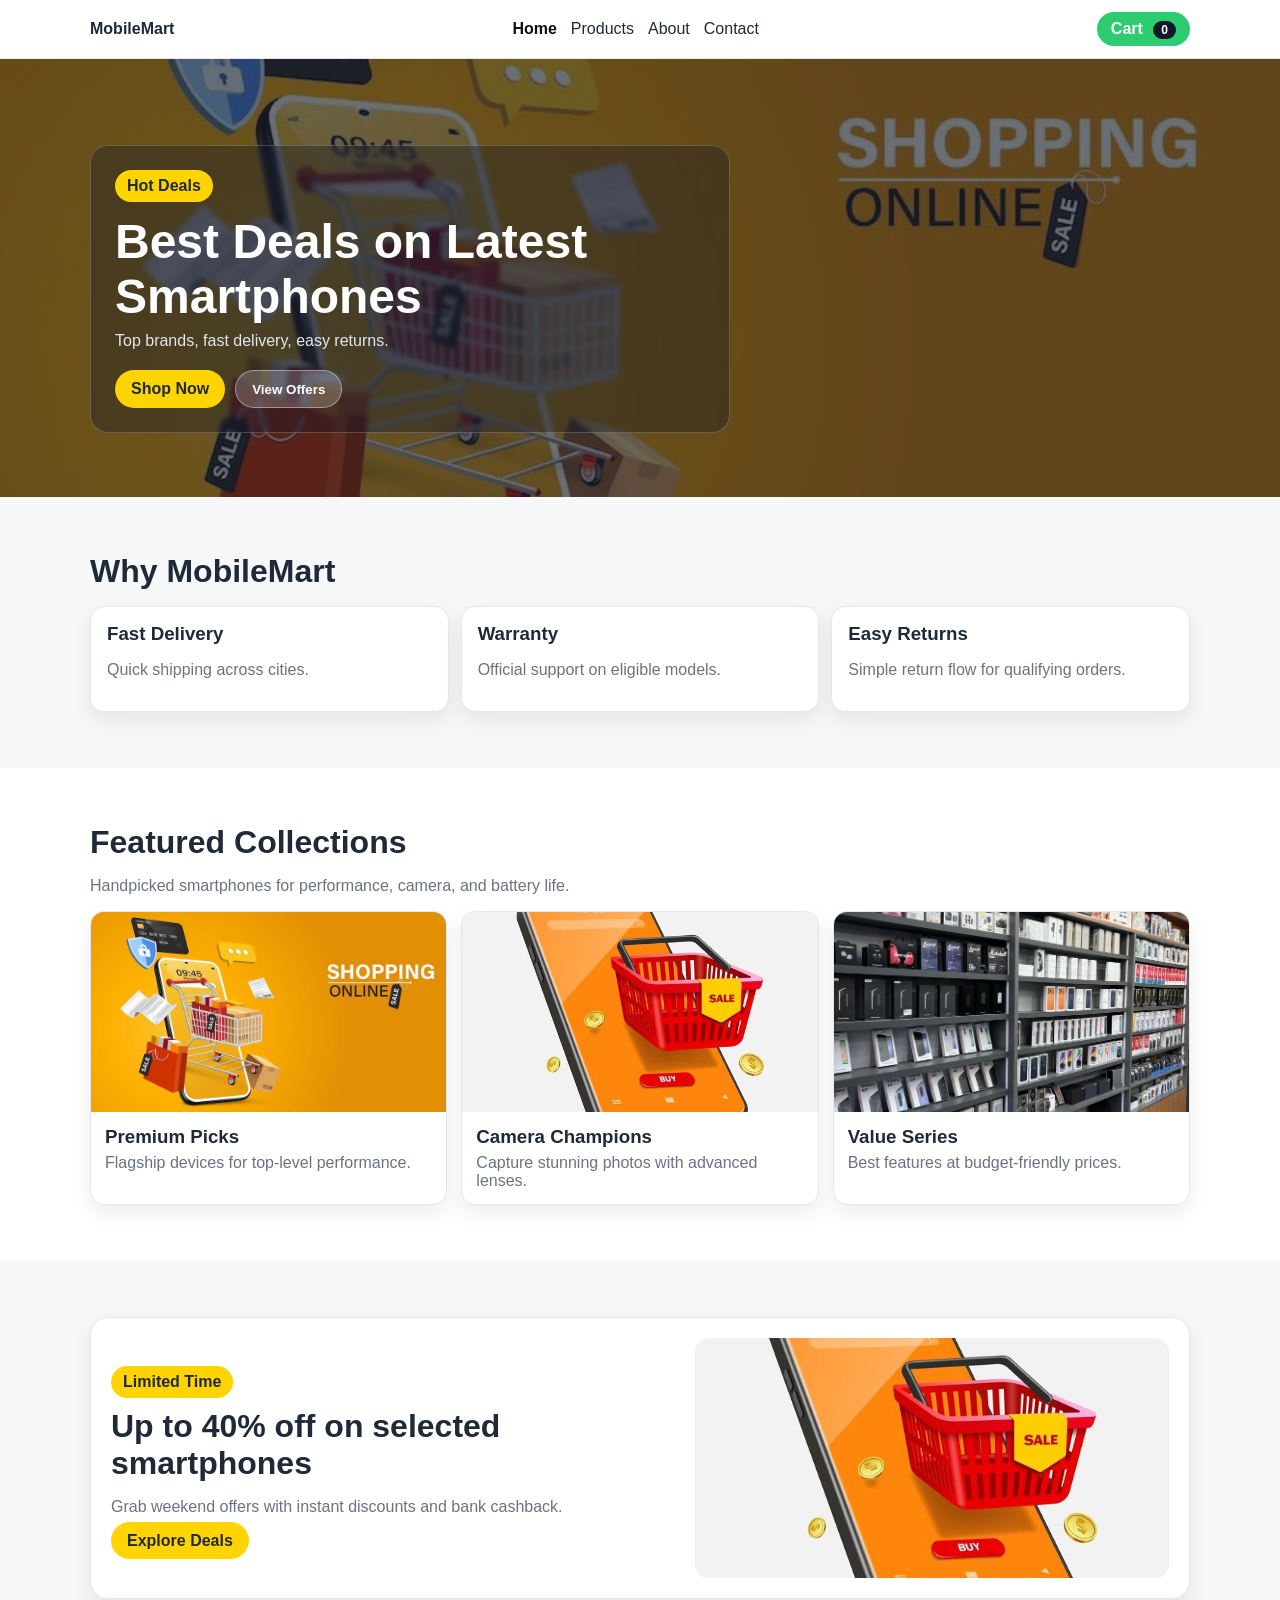
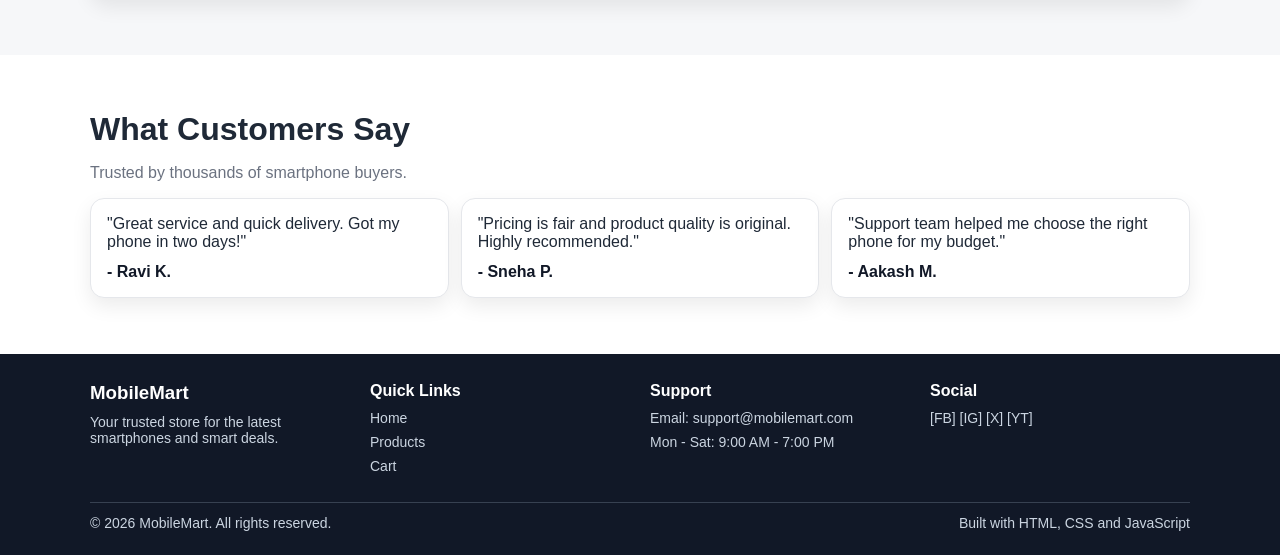
<file: index.html>
<!DOCTYPE html>
<html lang="en">
    <head>
        <meta charset="UTF-8" />
        <meta name="viewport" content="width=device-width, initial-scale=1.0" />
        <title>MobileMart | Home</title>
        <link rel="stylesheet" href="index.css" />
    </head>
    <body>
        <header class="navbar">
            <div class="container nav-inner">
                <a class="logo" href="index.html">MobileMart</a>
                <nav class="nav-links">
                    <a class="active" href="index.html">Home</a>
                    <a href="products.html">Products</a>
                    <a href="about.html">About</a>
                    <a href="contact.html">Contact</a>
                </nav>
                <a class="cart-link" href="cart.html">Cart <span id="cartCount"
                        class="badge">0</span></a>
            </div>
        </header>

        <main>
            <section class="hero">
                <div class="container hero-grid">
                    <div class="hero-content">
                        <span class="chip">Hot Deals</span>
                        <h1>Best Deals on Latest Smartphones</h1>
                        <p class="hero-subtext">Top brands, fast delivery, easy
                            returns.</p>
                        <div class="actions">
                            <a class="btn btn-primary" href="products.html">Shop
                                Now</a>
                            <button id="offersBtn" class="btn btn-secondary"
                                type="button">View Offers</button>
                        </div>
                    </div>
                </div>
            </section>

            <section class="section">
                <div class="container">
                    <h2>Why MobileMart</h2>
                    <div class="cards">
                        <article class="card"><h3>Fast Delivery</h3><p>Quick
                                shipping across cities.</p></article>
                        <article class="card"><h3>Warranty</h3><p>Official
                                support on eligible models.</p></article>
                        <article class="card"><h3>Easy Returns</h3><p>Simple
                                return flow for qualifying orders.</p></article>
                    </div>
                </div>
            </section>

            <section class="section white-section">
                <div class="container">
                    <div class="section-head">
                        <h2>Featured Collections</h2>
                        <p>Handpicked smartphones for performance, camera, and
                            battery life.</p>
                    </div>
                    <div class="image-grid">
                        <article class="image-card">
                            <img src="1.jpg"
                                alt="Premium smartphone collection" />
                            <div class="image-content">
                                <h3>Premium Picks</h3>
                                <p>Flagship devices for top-level
                                    performance.</p>
                            </div>
                        </article>
                        <article class="image-card">
                            <img src="2.jpg"
                                alt="Camera smartphone collection" />
                            <div class="image-content">
                                <h3>Camera Champions</h3>
                                <p>Capture stunning photos with advanced
                                    lenses.</p>
                            </div>
                        </article>
                        <article class="image-card">
                            <img src="3.jpg"
                                alt="Budget smartphone collection" />
                            <div class="image-content">
                                <h3>Value Series</h3>
                                <p>Best features at budget-friendly prices.</p>
                            </div>
                        </article>
                    </div>
                </div>
            </section>

            <section class="section">
                <div class="container offer-banner">
                    <div>
                        <span class="chip chip-static">Limited Time</span>
                        <h2>Up to 40% off on selected smartphones</h2>
                        <p>Grab weekend offers with instant discounts and bank
                            cashback.</p>
                        <a class="btn btn-primary" href="products.html">Explore
                            Deals</a>
                    </div>
                    <img src="2.jpg" alt="Smartphone offer banner image" />
                </div>
            </section>

            <section class="section white-section">
                <div class="container">
                    <div class="section-head">
                        <h2>What Customers Say</h2>
                        <p>Trusted by thousands of smartphone buyers.</p>
                    </div>
                    <div class="testimonial-grid">
                        <article class="testimonial">
                            <p>"Great service and quick delivery. Got my phone
                                in
                                two days!"</p>
                            <h4>- Ravi K.</h4>
                        </article>
                        <article class="testimonial">
                            <p>"Pricing is fair and product quality is original.
                                Highly recommended."</p>
                            <h4>- Sneha P.</h4>
                        </article>
                        <article class="testimonial">
                            <p>"Support team helped me choose the right phone
                                for
                                my budget."</p>
                            <h4>- Aakash M.</h4>
                        </article>
                    </div>
                </div>
            </section>
        </main>

        <footer class="footer">
            <div class="container footer-grid">
                <div>
                    <h3>MobileMart</h3>
                    <p>Your trusted store for the latest smartphones and smart
                        deals.</p>
                </div>
                <div>
                    <h4>Quick Links</h4>
                    <a href="index.html">Home</a>
                    <a href="products.html">Products</a>
                    <a href="cart.html">Cart</a>
                </div>
                <div>
                    <h4>Support</h4>
                    <p>Email: support@mobilemart.com</p>
                    <p>Mon - Sat: 9:00 AM - 7:00 PM</p>
                </div>
                <div>
                    <h4>Social</h4>
                    <p>[FB] [IG] [X] [YT]</p>
                </div>
            </div>
            <div class="container footer-bottom">
                <p>&copy; 2026 MobileMart. All rights reserved.</p>
                <p>Built with HTML, CSS and JavaScript</p>
            </div>
        </footer>

        <script src="index.js"></script>
    </body>
</html>
</file>
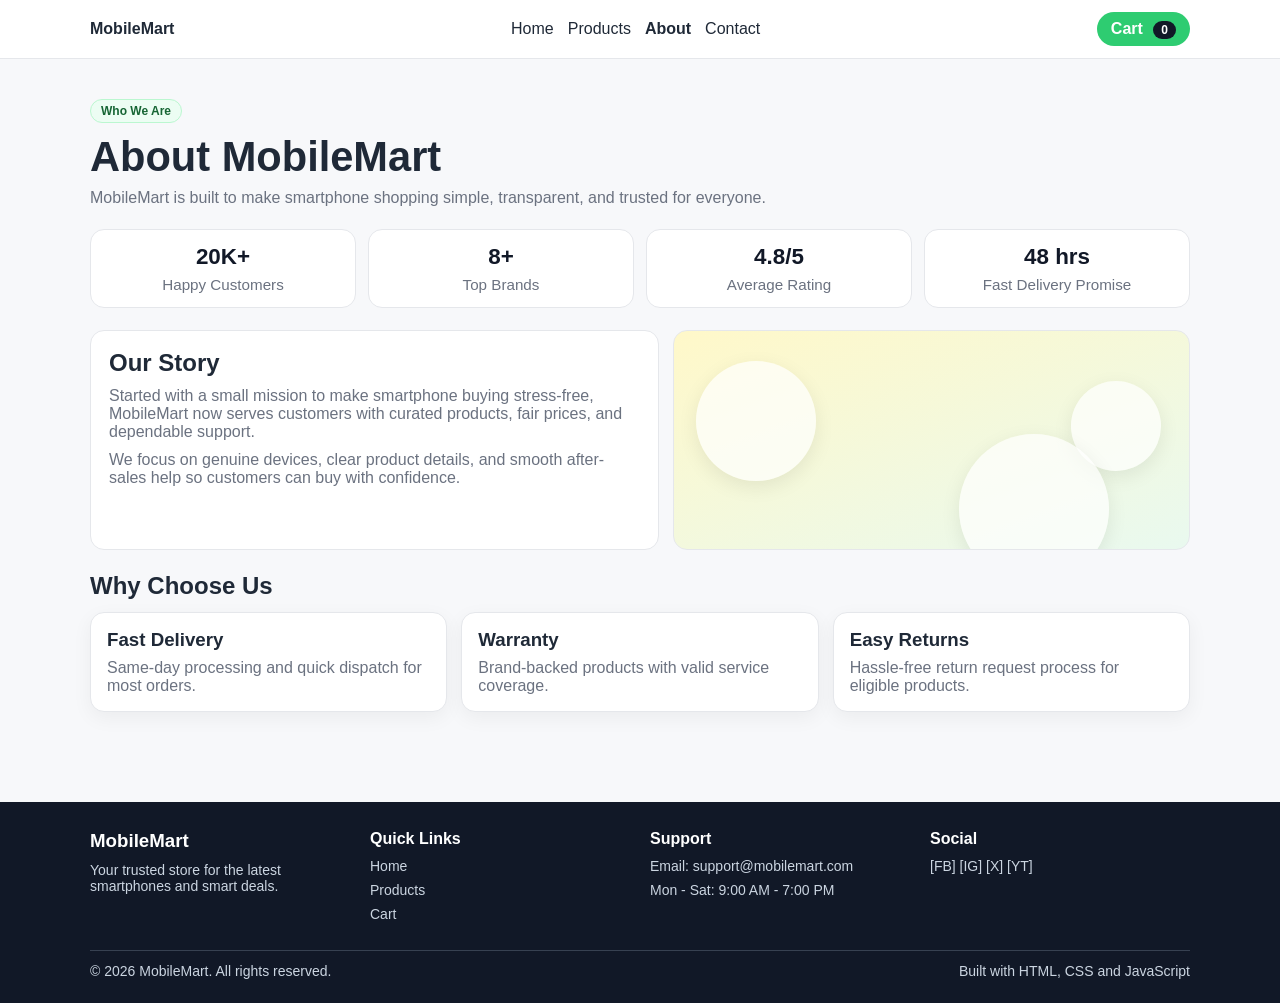
<file: about.html>
<!DOCTYPE html>
<html lang="en">
<head>
  <meta charset="UTF-8" />
  <meta name="viewport" content="width=device-width, initial-scale=1.0" />
  <title>MobileMart | About</title>
  <link rel="stylesheet" href="about.css" />
</head>
<body>
  <header class="navbar">
    <div class="container nav-inner">
      <a class="logo" href="index.html">MobileMart</a>
      <nav class="nav-links">
        <a href="index.html">Home</a>
        <a href="products.html">Products</a>
        <a class="active" href="about.html">About</a>
        <a href="contact.html">Contact</a>
      </nav>
      <a class="cart-link" href="cart.html">Cart <span id="cartCount" class="badge">0</span></a>
    </div>
  </header>

  <main class="container section">
    <section class="about-hero">
      <span class="pill">Who We Are</span>
      <h1>About MobileMart</h1>
      <p class="lead">MobileMart is built to make smartphone shopping simple, transparent, and trusted for everyone.</p>
    </section>

    <section class="stats-grid" aria-label="Store stats">
      <article class="stat-card">
        <h3>20K+</h3>
        <p>Happy Customers</p>
      </article>
      <article class="stat-card">
        <h3>8+</h3>
        <p>Top Brands</p>
      </article>
      <article class="stat-card">
        <h3>4.8/5</h3>
        <p>Average Rating</p>
      </article>
      <article class="stat-card">
        <h3>48 hrs</h3>
        <p>Fast Delivery Promise</p>
      </article>
    </section>

    <section class="story-grid">
      <div class="story-copy">
        <h2>Our Story</h2>
        <p>Started with a small mission to make smartphone buying stress-free, MobileMart now serves customers with curated products, fair prices, and dependable support.</p>
        <p>We focus on genuine devices, clear product details, and smooth after-sales help so customers can buy with confidence.</p>
      </div>
      <div class="story-art" aria-hidden="true">
        <div class="bubble bubble-one"></div>
        <div class="bubble bubble-two"></div>
        <div class="bubble bubble-three"></div>
      </div>
    </section>

    <section>
      <h2>Why Choose Us</h2>
      <div class="grid">
        <article class="card">
          <h3>Fast Delivery</h3>
          <p>Same-day processing and quick dispatch for most orders.</p>
        </article>
        <article class="card">
          <h3>Warranty</h3>
          <p>Brand-backed products with valid service coverage.</p>
        </article>
        <article class="card">
          <h3>Easy Returns</h3>
          <p>Hassle-free return request process for eligible products.</p>
        </article>
      </div>
    </section>
  </main>

  <footer class="footer">
    <div class="container footer-grid">
      <div>
        <h3>MobileMart</h3>
        <p>Your trusted store for the latest smartphones and smart deals.</p>
      </div>
      <div>
        <h4>Quick Links</h4>
        <a href="index.html">Home</a>
        <a href="products.html">Products</a>
        <a href="cart.html">Cart</a>
      </div>
      <div>
        <h4>Support</h4>
        <p>Email: support@mobilemart.com</p>
        <p>Mon - Sat: 9:00 AM - 7:00 PM</p>
      </div>
      <div>
        <h4>Social</h4>
        <p>[FB] [IG] [X] [YT]</p>
      </div>
    </div>
    <div class="container footer-bottom">
      <p>&copy; 2026 MobileMart. All rights reserved.</p>
      <p>Built with HTML, CSS and JavaScript</p>
    </div>
  </footer>

  <script src="about.js"></script>
</body>
</html>
</file>
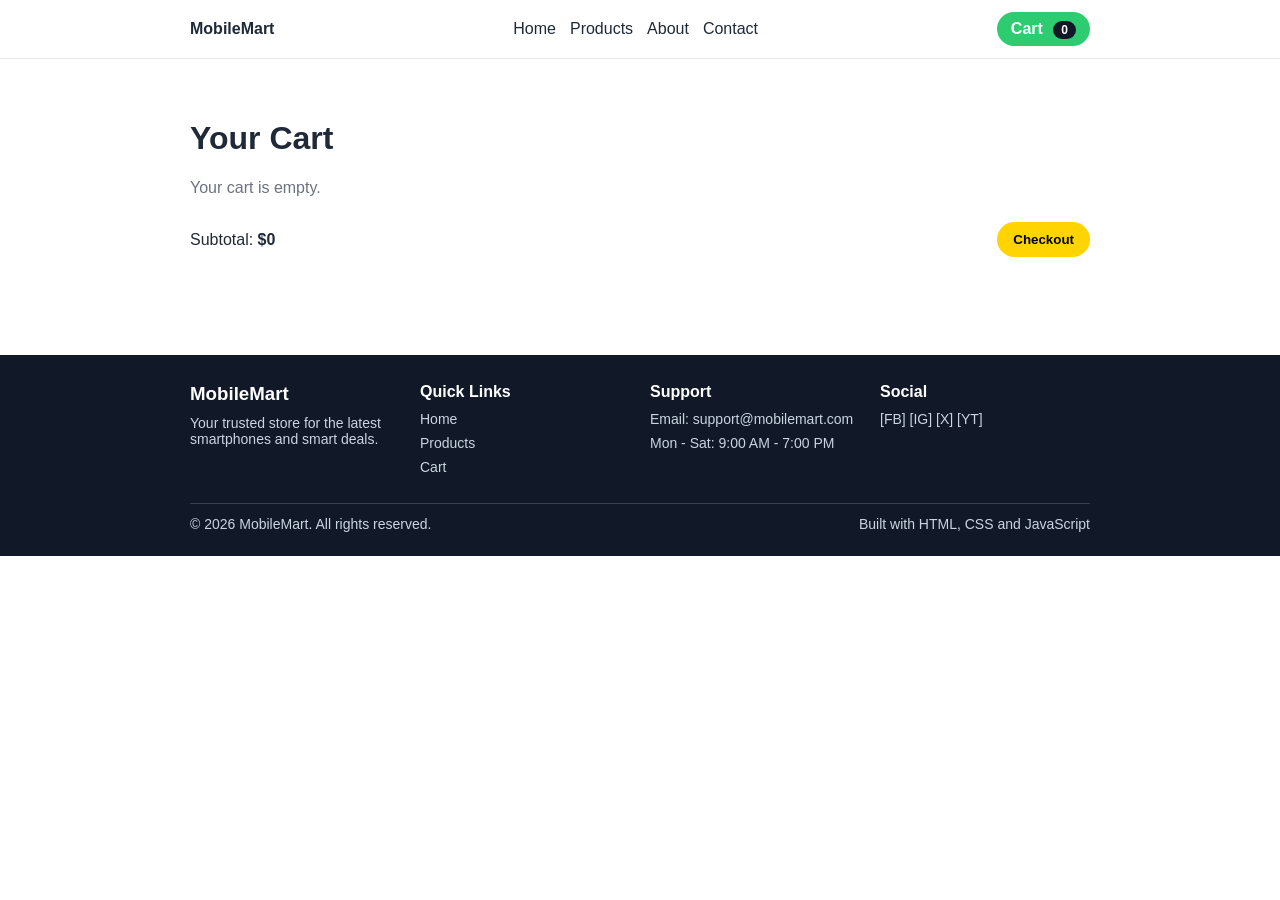
<file: cart.html>
<!DOCTYPE html>
<html lang="en">
    <head>
        <meta charset="UTF-8" />
        <meta name="viewport" content="width=device-width, initial-scale=1.0" />
        <title>MobileMart | Cart</title>
        <link rel="stylesheet" href="cart.css" />
    </head>
    <body>
        <header class="navbar">
            <div class="container nav-inner">
                <a class="logo" href="index.html">MobileMart</a>
                <nav class="nav-links">
                    <a href="index.html">Home</a>
                    <a href="products.html">Products</a>
                    <a href="about.html">About</a>
                    <a href="contact.html">Contact</a>
                </nav>
                <a class="cart-link active" href="cart.html">Cart <span
                        id="cartCount" class="badge">0</span></a>
            </div>
        </header>

        <main class="container section">
            <h1>Your Cart</h1>
            <div id="cartItems" class="items"></div>
            <div class="summary">
                <p>Subtotal: <strong id="subtotal">$0</strong></p>
                <button id="checkoutBtn" type="button">Checkout</button>
            </div>
        </main>

        <footer class="footer">
            <div class="container footer-grid">
                <div>
                    <h3>MobileMart</h3>
                    <p>Your trusted store for the latest smartphones and smart
                        deals.</p>
                </div>
                <div>
                    <h4>Quick Links</h4>
                    <a href="index.html">Home</a>
                    <a href="products.html">Products</a>
                    <a href="cart.html">Cart</a>
                </div>
                <div>
                    <h4>Support</h4>
                    <p>Email: support@mobilemart.com</p>
                    <p>Mon - Sat: 9:00 AM - 7:00 PM</p>
                </div>
                <div>
                    <h4>Social</h4>
                    <p>[FB] [IG] [X] [YT]</p>
                </div>
            </div>
            <div class="container footer-bottom">
                <p>&copy; 2026 MobileMart. All rights reserved.</p>
                <p>Built with HTML, CSS and JavaScript</p>
            </div>
        </footer>

        <script src="cart.js"></script>
    </body>
</html>
</file>
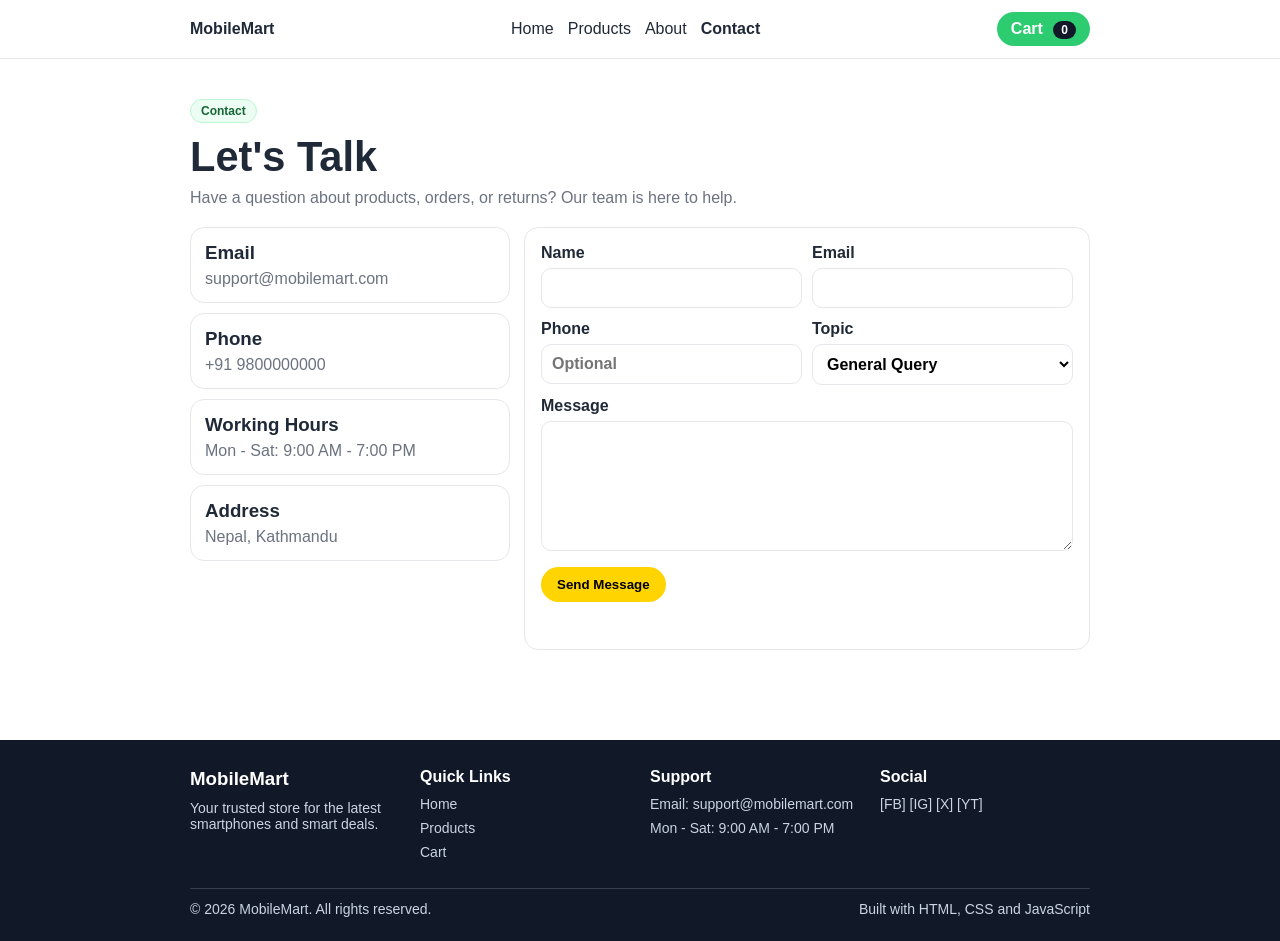
<file: contact.html>
<!DOCTYPE html>
<html lang="en">
  <head>
    <meta charset="UTF-8" />
    <meta name="viewport" content="width=device-width, initial-scale=1.0" />
    <title>MobileMart | Contact</title>
    <link rel="stylesheet" href="contact.css" />
  </head>
  <body>
    <header class="navbar">
      <div class="container nav-inner">
        <a class="logo" href="index.html">MobileMart</a>
        <nav class="nav-links">
          <a href="index.html">Home</a>
          <a href="products.html">Products</a>
          <a href="about.html">About</a>
          <a class="active" href="contact.html">Contact</a>
        </nav>
        <a class="cart-link" href="cart.html">Cart <span id="cartCount"
            class="badge">0</span></a>
      </div>
    </header>

    <main class="container section">
      <section class="contact-head">
        <span class="pill">Contact</span>
        <h1>Let's Talk</h1>
        <p>Have a question about products, orders, or returns? Our team is here
          to help.</p>
      </section>

      <section class="contact-layout">
        <aside class="info-panel" aria-label="Contact information">
          <article class="info-card">
            <h3>Email</h3>
            <p>support@mobilemart.com</p>
          </article>
          <article class="info-card">
            <h3>Phone</h3>
            <p>+91 9800000000</p>
          </article>
          <article class="info-card">
            <h3>Working Hours</h3>
            <p>Mon - Sat: 9:00 AM - 7:00 PM</p>
          </article>
          <article class="info-card">
            <h3>Address</h3>
            <p>Nepal, Kathmandu</p>
          </article>
        </aside>

        <form id="contactForm" class="contact-form" novalidate>
          <div class="field-grid">
            <label>Name <input id="name" type="text" required /></label>
            <label>Email <input id="email" type="email" required /></label>
          </div>
          <div class="field-grid">
            <label>Phone <input id="phone" type="tel"
                placeholder="Optional" /></label>
            <label>Topic
              <select id="topic">
                <option value="General">General Query</option>
                <option value="Order">Order Support</option>
                <option value="Return">Return Request</option>
                <option value="Warranty">Warranty Help</option>
              </select>
            </label>
          </div>
          <label>Message <textarea id="message" rows="6"
              required></textarea></label>
          <button type="submit">Send Message</button>
          <p id="formError" class="error" aria-live="polite"></p>
        </form>
      </section>
    </main>

    <footer class="footer">
      <div class="container footer-grid">
        <div>
          <h3>MobileMart</h3>
          <p>Your trusted store for the latest smartphones and smart deals.</p>
        </div>
        <div>
          <h4>Quick Links</h4>
          <a href="index.html">Home</a>
          <a href="products.html">Products</a>
          <a href="cart.html">Cart</a>
        </div>
        <div>
          <h4>Support</h4>
          <p>Email: support@mobilemart.com</p>
          <p>Mon - Sat: 9:00 AM - 7:00 PM</p>
        </div>
        <div>
          <h4>Social</h4>
          <p>[FB] [IG] [X] [YT]</p>
        </div>
      </div>
      <div class="container footer-bottom">
        <p>&copy; 2026 MobileMart. All rights reserved.</p>
        <p>Built with HTML, CSS and JavaScript</p>
      </div>
    </footer>

    <div id="toast" class="toast" aria-live="polite"></div>
    <script src="contact.js"></script>
  </body>
</html>
</file>
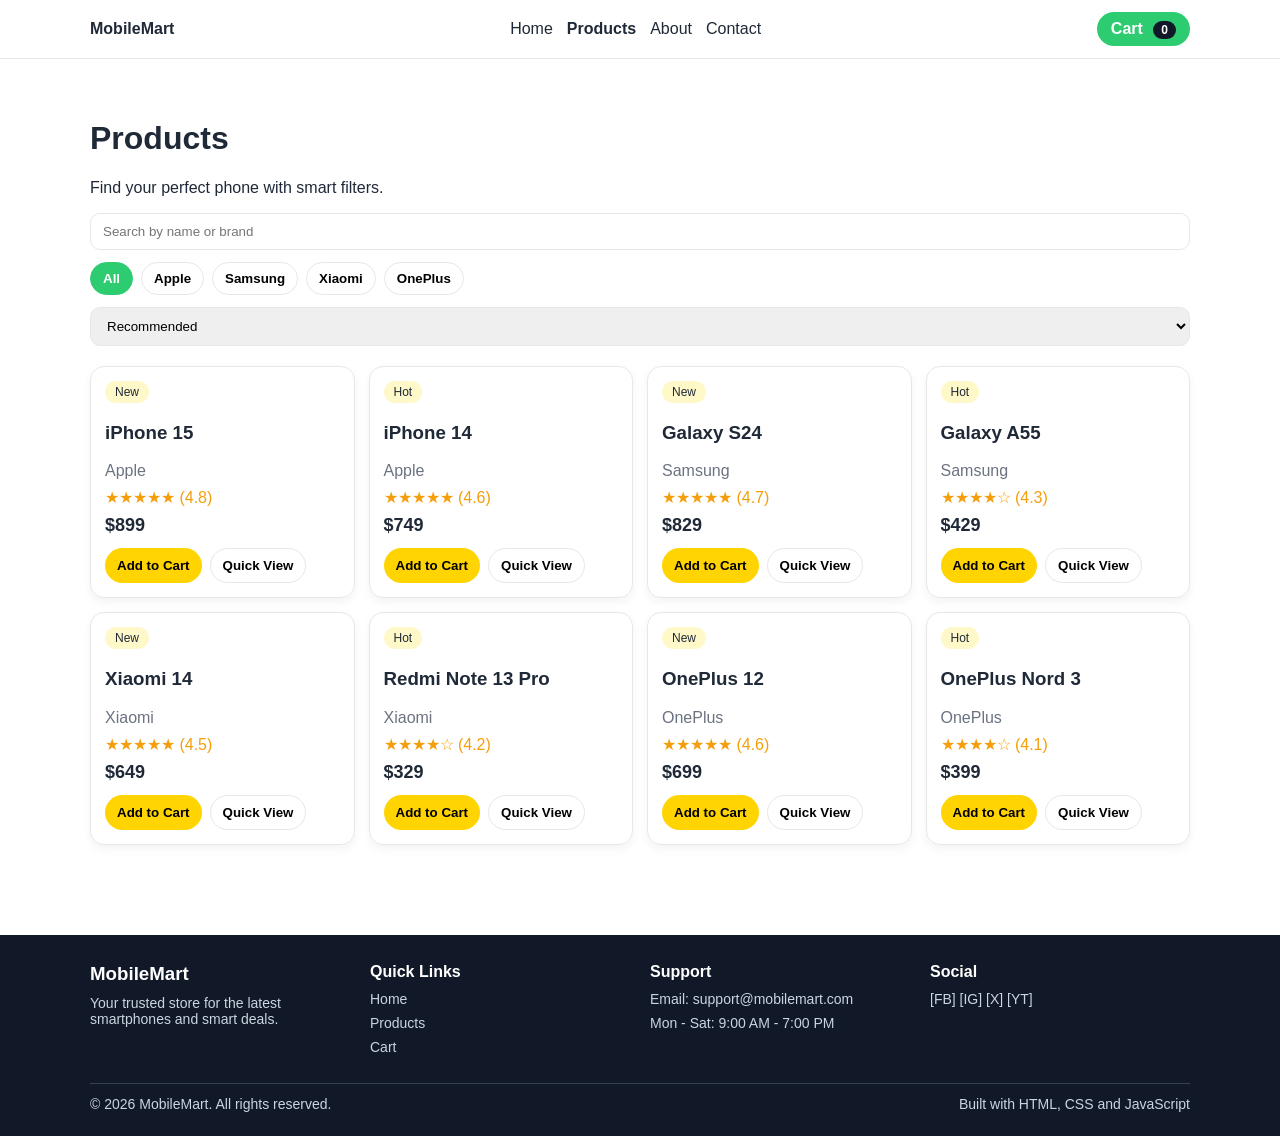
<file: products.html>
<!DOCTYPE html>
<html lang="en">
<head>
  <meta charset="UTF-8" />
  <meta name="viewport" content="width=device-width, initial-scale=1.0" />
  <title>MobileMart | Products</title>
  <link rel="stylesheet" href="products.css" />
</head>
<body>
  <header class="navbar">
    <div class="container nav-inner">
      <a class="logo" href="index.html">MobileMart</a>
      <nav class="nav-links">
        <a href="index.html">Home</a>
        <a class="active" href="products.html">Products</a>
        <a href="about.html">About</a>
        <a href="contact.html">Contact</a>
      </nav>
      <a class="cart-link" href="cart.html">Cart <span id="cartCount" class="badge">0</span></a>
    </div>
  </header>

  <main class="container section">
    <h1>Products</h1>
    <p>Find your perfect phone with smart filters.</p>

    <div class="toolbar">
      <input id="searchInput" type="text" placeholder="Search by name or brand" />
      <div class="filters" id="filterButtons">
        <button data-brand="All" class="active">All</button>
        <button data-brand="Apple">Apple</button>
        <button data-brand="Samsung">Samsung</button>
        <button data-brand="Xiaomi">Xiaomi</button>
        <button data-brand="OnePlus">OnePlus</button>
      </div>
      <select id="sortSelect">
        <option value="default">Recommended</option>
        <option value="price-asc">Price Low to High</option>
        <option value="price-desc">Price High to Low</option>
        <option value="rating-desc">Rating</option>
      </select>
    </div>

    <div id="productsGrid" class="grid"></div>
  </main>

  <div id="quickModal" class="modal" aria-hidden="true">
    <div class="overlay" data-close="1"></div>
    <div class="modal-card">
      <button class="close" data-close="1">X</button>
      <span id="qTag" class="tag"></span>
      <h3 id="qName"></h3>
      <p id="qBrand"></p>
      <p id="qRating"></p>
      <p id="qPrice" class="price"></p>
      <button id="qAdd" class="btn btn-primary">Add to Cart</button>
    </div>
  </div>

  <footer class="footer">
    <div class="container footer-grid">
      <div>
        <h3>MobileMart</h3>
        <p>Your trusted store for the latest smartphones and smart deals.</p>
      </div>
      <div>
        <h4>Quick Links</h4>
        <a href="index.html">Home</a>
        <a href="products.html">Products</a>
        <a href="cart.html">Cart</a>
      </div>
      <div>
        <h4>Support</h4>
        <p>Email: support@mobilemart.com</p>
        <p>Mon - Sat: 9:00 AM - 7:00 PM</p>
      </div>
      <div>
        <h4>Social</h4>
        <p>[FB] [IG] [X] [YT]</p>
      </div>
    </div>
    <div class="container footer-bottom">
      <p>&copy; 2026 MobileMart. All rights reserved.</p>
      <p>Built with HTML, CSS and JavaScript</p>
    </div>
  </footer>

  <script src="products.js"></script>
</body>
</html>
</file>
<file: index.css>
:root {
  --yellow: #ffd400;
  --green: #2ecc71;
  --text: #1f2937;
  --muted: #6b7280;
  --bg: #ffffff;
  --alt: #f6f7f9;
  --border: #e5e7eb;
  --shadow: 0 8px 20px rgba(0, 0, 0, 0.08);
}

* {
  box-sizing: border-box;
}

body {
  margin: 0;
  font-family: Arial, sans-serif;
  color: var(--text);
  background: var(--bg);
}

a {
  text-decoration: none;
  color: inherit;
}

.container {
  width: min(1100px, 92%);
  margin: 0 auto;
}

.navbar {
  position: sticky;
  top: 0;
  background: #fff;
  border-bottom: 1px solid var(--border);
  z-index: 10;
}

.nav-inner {
  display: flex;
  align-items: center;
  justify-content: space-between;
  gap: 16px;
  padding: 12px 0;
}

.logo {
  font-weight: 800;
}

.nav-links {
  display: flex;
  gap: 14px;
}

.nav-links a.active {
  color: #111;
  font-weight: 700;
}

.cart-link {
  background: var(--green);
  color: #fff;
  padding: 8px 14px;
  border-radius: 999px;
  font-weight: 700;
}

.badge {
  background: #111827;
  border-radius: 999px;
  padding: 2px 8px;
  font-size: 12px;
  margin-left: 6px;
}

.hero {
  padding: 86px 0 64px;
  background: linear-gradient(rgba(17, 24, 39, 0.62), rgba(17, 24, 39, 0.62)), url("1.jpg");
  background-position: center;
  background-size: cover;
  background-repeat: no-repeat;
}

.hero-grid {
  display: block;
}

.hero-content {
  max-width: 640px;
  background: rgba(17, 24, 39, 0.36);
  border: 1px solid rgba(255, 255, 255, 0.2);
  backdrop-filter: blur(2px);
  border-radius: 18px;
  padding: 24px;
}

h1 {
  font-size: clamp(2rem, 4vw, 3rem);
  margin: 0 0 8px;
  color: #fff;
}

h2 {
  margin: 0 0 8px;
  font-size: clamp(1.5rem, 3vw, 2rem);
}

p {
  color: var(--muted);
}

.hero-subtext {
  color: #e5e7eb;
  margin: 0;
  max-width: 560px;
}

.actions {
  margin-top: 20px;
  display: flex;
  gap: 10px;
  flex-wrap: wrap;
}

.btn {
  border: none;
  cursor: pointer;
  border-radius: 999px;
  padding: 10px 16px;
  font-weight: 700;
}

.btn-primary {
  background: var(--yellow);
}

.btn-secondary {
  background: rgba(255, 255, 255, 0.2);
  color: #fff;
  border: 1px solid rgba(255, 255, 255, 0.4);
}

.chip {
  display: inline-block;
  background: var(--yellow);
  padding: 7px 12px;
  border-radius: 999px;
  font-weight: 700;
  margin-bottom: 12px;
}

.section {
  padding: 56px 0;
  background: var(--alt);
}

.white-section {
  background: #fff;
}

.section-head {
  margin-bottom: 16px;
}

.cards {
  display: grid;
  grid-template-columns: repeat(3, 1fr);
  gap: 12px;
  margin-top: 16px;
}

.card {
  background: #fff;
  border: 1px solid var(--border);
  border-radius: 14px;
  padding: 16px;
  box-shadow: var(--shadow);
}

.card h3 {
  margin: 0 0 8px;
}

.image-grid {
  display: grid;
  grid-template-columns: repeat(3, 1fr);
  gap: 14px;
}

.image-card {
  overflow: hidden;
  background: #fff;
  border: 1px solid var(--border);
  border-radius: 14px;
  box-shadow: var(--shadow);
}

.image-card img {
  width: 100%;
  height: 200px;
  object-fit: cover;
  display: block;
}

.image-content {
  padding: 14px;
}

.image-content h3 {
  margin: 0 0 6px;
}

.image-content p {
  margin: 0;
}

.offer-banner {
  display: grid;
  grid-template-columns: 1.2fr 1fr;
  gap: 16px;
  align-items: center;
  background: #fff;
  border: 1px solid var(--border);
  border-radius: 18px;
  padding: 20px;
  box-shadow: var(--shadow);
}

.offer-banner img {
  width: 100%;
  height: 240px;
  object-fit: cover;
  border-radius: 14px;
}

.chip-static {
  margin-bottom: 10px;
}

.testimonial-grid {
  display: grid;
  grid-template-columns: repeat(3, 1fr);
  gap: 12px;
}

.testimonial {
  background: #fff;
  border: 1px solid var(--border);
  border-radius: 14px;
  padding: 16px;
  box-shadow: var(--shadow);
}

.testimonial p {
  margin: 0 0 12px;
  color: var(--text);
}

.testimonial h4 {
  margin: 0;
  color: #111827;
}

.footer {
  background: #111827;
  color: #d1d5db;
  padding-top: 28px;
}

.footer-grid {
  display: grid;
  grid-template-columns: repeat(4, minmax(150px, 1fr));
  gap: 20px;
  padding-bottom: 20px;
}

.footer h3,
.footer h4 {
  margin: 0 0 10px;
  color: #fff;
}

.footer p {
  margin: 0 0 8px;
  color: #cbd5e1;
  font-size: 14px;
}

.footer a {
  display: block;
  margin-bottom: 8px;
  color: #cbd5e1;
  font-size: 14px;
}

.footer a:hover {
  color: var(--yellow);
}

.footer-bottom {
  border-top: 1px solid #374151;
  display: flex;
  justify-content: space-between;
  gap: 12px;
  padding: 12px 0 16px;
  font-size: 13px;
}

@media (max-width: 800px) {

  .hero-grid,
  .cards,
  .image-grid,
  .testimonial-grid,
  .offer-banner {
    grid-template-columns: 1fr;
  }

  .image-card img {
    height: 220px;
  }

  .footer-grid {
    grid-template-columns: 1fr 1fr;
  }

  .footer-bottom {
    flex-direction: column;
  }
}
</file>
<file: about.css>
:root {
  --yellow: #ffd400;
  --green: #2ecc71;
  --text: #1f2937;
  --muted: #6b7280;
  --border: #e5e7eb;
}

* { box-sizing: border-box; }
body { margin: 0; font-family: Arial, sans-serif; color: var(--text); background: #f7f8fa; }
a { text-decoration: none; color: inherit; }
.container { width: min(1100px, 92%); margin: 0 auto; }
.section { padding: 40px 0 56px; }

.navbar { position: sticky; top: 0; background: #fff; border-bottom: 1px solid var(--border); }
.nav-inner { display: flex; justify-content: space-between; align-items: center; padding: 12px 0; gap: 16px; }
.logo { font-weight: 800; }
.nav-links { display: flex; gap: 14px; }
.nav-links .active { font-weight: 700; }
.cart-link { background: var(--green); color: #fff; padding: 8px 14px; border-radius: 999px; font-weight: 700; }
.badge { background: #111827; border-radius: 999px; padding: 2px 8px; font-size: 12px; margin-left: 6px; }

.about-hero { margin-bottom: 16px; }
.pill { display: inline-block; background: #ecfdf3; color: #166534; border: 1px solid #bbf7d0; padding: 4px 10px; border-radius: 999px; font-size: 12px; font-weight: 700; }
h1 { margin: 10px 0 8px; font-size: clamp(2rem, 4vw, 2.6rem); }
h2 { margin: 0 0 10px; }
.lead { color: var(--muted); max-width: 760px; margin: 0; }

.stats-grid { display: grid; grid-template-columns: repeat(4, 1fr); gap: 12px; margin: 22px 0; }
.stat-card { background: #fff; border: 1px solid var(--border); border-radius: 14px; padding: 14px; text-align: center; }
.stat-card h3 { margin: 0 0 6px; color: #111827; font-size: 1.4rem; }
.stat-card p { margin: 0; color: var(--muted); font-size: 0.95rem; }

.story-grid { display: grid; grid-template-columns: 1.1fr 1fr; gap: 14px; margin-bottom: 22px; }
.story-copy { background: #fff; border: 1px solid var(--border); border-radius: 14px; padding: 18px; }
.story-copy p { color: var(--muted); margin: 0 0 10px; }
.story-art { background: linear-gradient(160deg, #fff8c9, #e9f9ef); border: 1px solid var(--border); border-radius: 14px; min-height: 220px; position: relative; overflow: hidden; }
.bubble { position: absolute; border-radius: 50%; background: rgba(255, 255, 255, 0.7); box-shadow: 0 6px 20px rgba(0,0,0,0.08); }
.bubble-one { width: 120px; height: 120px; left: 22px; top: 30px; }
.bubble-two { width: 90px; height: 90px; right: 28px; top: 50px; }
.bubble-three { width: 150px; height: 150px; right: 80px; bottom: -35px; }

.grid { display: grid; grid-template-columns: repeat(3, 1fr); gap: 14px; margin-top: 12px; }
.card { background: #fff; border: 1px solid var(--border); border-radius: 14px; padding: 16px; box-shadow: 0 6px 20px rgba(0,0,0,0.05); }
.card h3 { margin: 0 0 8px; }
.card p { margin: 0; color: var(--muted); }

.footer { margin-top: 34px; background: #111827; color: #d1d5db; padding-top: 28px; }
.footer-grid { display: grid; grid-template-columns: repeat(4, minmax(150px, 1fr)); gap: 20px; padding-bottom: 20px; }
.footer h3, .footer h4 { margin: 0 0 10px; color: #fff; }
.footer p { margin: 0 0 8px; color: #cbd5e1; font-size: 14px; }
.footer a { display: block; margin-bottom: 8px; color: #cbd5e1; font-size: 14px; }
.footer a:hover { color: var(--yellow); }
.footer-bottom { border-top: 1px solid #374151; display: flex; justify-content: space-between; gap: 12px; padding: 12px 0 16px; font-size: 13px; }

@media (max-width: 800px) {
  .stats-grid { grid-template-columns: 1fr 1fr; }
  .story-grid { grid-template-columns: 1fr; }
  .grid { grid-template-columns: 1fr; }
  .footer-grid { grid-template-columns: 1fr 1fr; }
  .footer-bottom { flex-direction: column; }
}
</file>
<file: cart.css>
:root {
  --yellow: #ffd400;
  --green: #2ecc71;
  --text: #1f2937;
  --muted: #6b7280;
  --border: #e5e7eb;
}

* { box-sizing: border-box; }
body { margin: 0; font-family: Arial, sans-serif; color: var(--text); background: #fff; }
a { text-decoration: none; color: inherit; }
.container { width: min(900px, 92%); margin: 0 auto; }
.section { padding: 40px 0 56px; }

.navbar { position: sticky; top: 0; background: #fff; border-bottom: 1px solid var(--border); }
.nav-inner { display: flex; justify-content: space-between; align-items: center; padding: 12px 0; gap: 16px; }
.logo { font-weight: 800; }
.nav-links { display: flex; gap: 14px; }
.cart-link { background: var(--green); color: #fff; padding: 8px 14px; border-radius: 999px; font-weight: 700; }
.badge { background: #111827; border-radius: 999px; padding: 2px 8px; font-size: 12px; margin-left: 6px; }

.items { display: grid; gap: 10px; margin-top: 12px; }
.item { border: 1px solid var(--border); border-radius: 12px; padding: 12px; }
.item h3 { margin: 0 0 4px; }
.meta { color: var(--muted); margin: 0; }
.controls { display: flex; align-items: center; gap: 8px; margin-top: 8px; }
.controls button { border: 1px solid var(--border); background: #fff; border-radius: 8px; padding: 6px 10px; cursor: pointer; }
.summary { margin-top: 18px; display: flex; justify-content: space-between; align-items: center; }
#checkoutBtn { border: none; background: var(--yellow); padding: 10px 16px; border-radius: 999px; font-weight: 700; cursor: pointer; }

.footer { margin-top: 34px; background: #111827; color: #d1d5db; padding-top: 28px; }
.footer-grid { display: grid; grid-template-columns: repeat(4, minmax(150px, 1fr)); gap: 20px; padding-bottom: 20px; }
.footer h3, .footer h4 { margin: 0 0 10px; color: #fff; }
.footer p { margin: 0 0 8px; color: #cbd5e1; font-size: 14px; }
.footer a { display: block; margin-bottom: 8px; color: #cbd5e1; font-size: 14px; }
.footer a:hover { color: var(--yellow); }
.footer-bottom { border-top: 1px solid #374151; display: flex; justify-content: space-between; gap: 12px; padding: 12px 0 16px; font-size: 13px; }

@media (max-width: 800px) {
  .footer-grid { grid-template-columns: 1fr 1fr; }
  .footer-bottom { flex-direction: column; }
}
</file>
<file: contact.css>
:root {
  --yellow: #ffd400;
  --green: #2ecc71;
  --text: #1f2937;
  --muted: #6b7280;
  --border: #e5e7eb;
}

* { box-sizing: border-box; }
body { margin: 0; font-family: Arial, sans-serif; color: var(--text); background: #fff; }
a { text-decoration: none; color: inherit; }
.container { width: min(900px, 92%); margin: 0 auto; }
.section { padding: 40px 0 56px; }

.navbar { position: sticky; top: 0; background: #fff; border-bottom: 1px solid var(--border); }
.nav-inner { display: flex; justify-content: space-between; align-items: center; padding: 12px 0; gap: 16px; }
.logo { font-weight: 800; }
.nav-links { display: flex; gap: 14px; }
.nav-links .active { font-weight: 700; }
.cart-link { background: var(--green); color: #fff; padding: 8px 14px; border-radius: 999px; font-weight: 700; }
.badge { background: #111827; border-radius: 999px; padding: 2px 8px; font-size: 12px; margin-left: 6px; }

.pill { display: inline-block; background: #ecfdf3; color: #166534; border: 1px solid #bbf7d0; padding: 4px 10px; border-radius: 999px; font-size: 12px; font-weight: 700; }
.contact-head h1 { margin: 10px 0 8px; font-size: clamp(2rem, 4vw, 2.6rem); }
.contact-head p { margin: 0; color: var(--muted); }

.contact-layout { margin-top: 20px; display: grid; grid-template-columns: 320px 1fr; gap: 14px; align-items: start; }
.info-panel { display: grid; gap: 10px; }
.info-card { border: 1px solid var(--border); border-radius: 14px; background: #fff; padding: 14px; }
.info-card h3 { margin: 0 0 6px; }
.info-card p { margin: 0; color: var(--muted); }

.contact-form { display: grid; gap: 12px; border: 1px solid var(--border); border-radius: 14px; padding: 16px; background: #fff; }
.field-grid { display: grid; grid-template-columns: 1fr 1fr; gap: 10px; }
label { font-weight: 700; }
input, textarea, select { width: 100%; margin-top: 6px; border: 1px solid var(--border); border-radius: 10px; padding: 10px; font: inherit; background: #fff; }
input:focus, textarea:focus, select:focus { outline: none; border-color: var(--green); box-shadow: 0 0 0 3px rgba(46, 204, 113, 0.15); }
button { border: none; background: var(--yellow); border-radius: 999px; padding: 10px 16px; font-weight: 700; cursor: pointer; width: fit-content; }
.error { color: #b91c1c; margin: 0; min-height: 1.2em; }

.toast {
  position: fixed;
  left: 50%;
  bottom: 24px;
  transform: translate(-50%, 16px);
  opacity: 0;
  pointer-events: none;
  background: #111827;
  color: #fff;
  border-radius: 999px;
  padding: 10px 16px;
  transition: all 0.25s ease;
}
.toast.show { transform: translate(-50%, 0); opacity: 1; }

.footer { margin-top: 34px; background: #111827; color: #d1d5db; padding-top: 28px; }
.footer-grid { display: grid; grid-template-columns: repeat(4, minmax(150px, 1fr)); gap: 20px; padding-bottom: 20px; }
.footer h3, .footer h4 { margin: 0 0 10px; color: #fff; }
.footer p { margin: 0 0 8px; color: #cbd5e1; font-size: 14px; }
.footer a { display: block; margin-bottom: 8px; color: #cbd5e1; font-size: 14px; }
.footer a:hover { color: var(--yellow); }
.footer-bottom { border-top: 1px solid #374151; display: flex; justify-content: space-between; gap: 12px; padding: 12px 0 16px; font-size: 13px; }

@media (max-width: 800px) {
  .contact-layout { grid-template-columns: 1fr; }
  .field-grid { grid-template-columns: 1fr; }
  .footer-grid { grid-template-columns: 1fr 1fr; }
  .footer-bottom { flex-direction: column; }
}
</file>
<file: products.css>
:root {
  --yellow: #ffd400;
  --green: #2ecc71;
  --text: #1f2937;
  --muted: #6b7280;
  --border: #e5e7eb;
  --shadow: 0 8px 20px rgba(0, 0, 0, 0.08);
}

* { box-sizing: border-box; }
body { margin: 0; font-family: Arial, sans-serif; color: var(--text); background: #fff; }
a { text-decoration: none; color: inherit; }
.container { width: min(1100px, 92%); margin: 0 auto; }
.section { padding: 40px 0 56px; }

.navbar { position: sticky; top: 0; background: #fff; border-bottom: 1px solid var(--border); z-index: 10; }
.nav-inner { display: flex; align-items: center; justify-content: space-between; gap: 16px; padding: 12px 0; }
.logo { font-weight: 800; }
.nav-links { display: flex; gap: 14px; }
.nav-links .active { font-weight: 700; }
.cart-link { background: var(--green); color: #fff; padding: 8px 14px; border-radius: 999px; font-weight: 700; }
.badge { background: #111827; border-radius: 999px; padding: 2px 8px; font-size: 12px; margin-left: 6px; }

.toolbar { display: grid; gap: 12px; margin: 16px 0 20px; }
#searchInput, #sortSelect { width: 100%; border: 1px solid var(--border); border-radius: 10px; padding: 10px 12px; }
.filters { display: flex; flex-wrap: wrap; gap: 8px; }
.filters button { border: 1px solid var(--border); background: #fff; border-radius: 999px; padding: 8px 12px; cursor: pointer; font-weight: 700; }
.filters button.active, .filters button:hover { background: var(--green); color: #fff; border-color: var(--green); }

.grid { display: grid; grid-template-columns: repeat(auto-fit, minmax(230px, 1fr)); gap: 14px; }
.card { border: 1px solid var(--border); border-radius: 14px; padding: 14px; box-shadow: 0 4px 10px rgba(0,0,0,0.05); }
.card:hover { box-shadow: var(--shadow); transform: translateY(-2px); transition: 0.2s ease; }
.tag { display: inline-block; font-size: 12px; padding: 4px 10px; border-radius: 999px; background: #fff8c9; }
.meta { color: var(--muted); margin: 0; }
.stars { color: #f59e0b; margin: 8px 0; }
.price { font-weight: 800; font-size: 18px; margin: 8px 0 12px; }
.actions { display: flex; gap: 8px; }
.btn { border: none; border-radius: 999px; padding: 9px 12px; cursor: pointer; font-weight: 700; }
.btn-primary { background: var(--yellow); }
.btn-outline { border: 1px solid var(--border); background: #fff; }

.modal { position: fixed; inset: 0; display: grid; place-items: center; opacity: 0; pointer-events: none; transition: 0.2s ease; }
.modal.open { opacity: 1; pointer-events: auto; }
.overlay { position: absolute; inset: 0; background: rgba(0,0,0,0.35); }
.modal-card { position: relative; width: min(420px, 92%); background: #fff; border-radius: 16px; padding: 18px; box-shadow: var(--shadow); }
.close { position: absolute; right: 12px; top: 12px; border: none; background: #f3f4f6; width: 30px; height: 30px; border-radius: 50%; cursor: pointer; }

.footer { margin-top: 34px; background: #111827; color: #d1d5db; padding-top: 28px; }
.footer-grid { display: grid; grid-template-columns: repeat(4, minmax(150px, 1fr)); gap: 20px; padding-bottom: 20px; }
.footer h3, .footer h4 { margin: 0 0 10px; color: #fff; }
.footer p { margin: 0 0 8px; color: #cbd5e1; font-size: 14px; }
.footer a { display: block; margin-bottom: 8px; color: #cbd5e1; font-size: 14px; }
.footer a:hover { color: var(--yellow); }
.footer-bottom { border-top: 1px solid #374151; display: flex; justify-content: space-between; gap: 12px; padding: 12px 0 16px; font-size: 13px; }

@media (max-width: 800px) {
  .footer-grid { grid-template-columns: 1fr 1fr; }
  .footer-bottom { flex-direction: column; }
}
</file>
